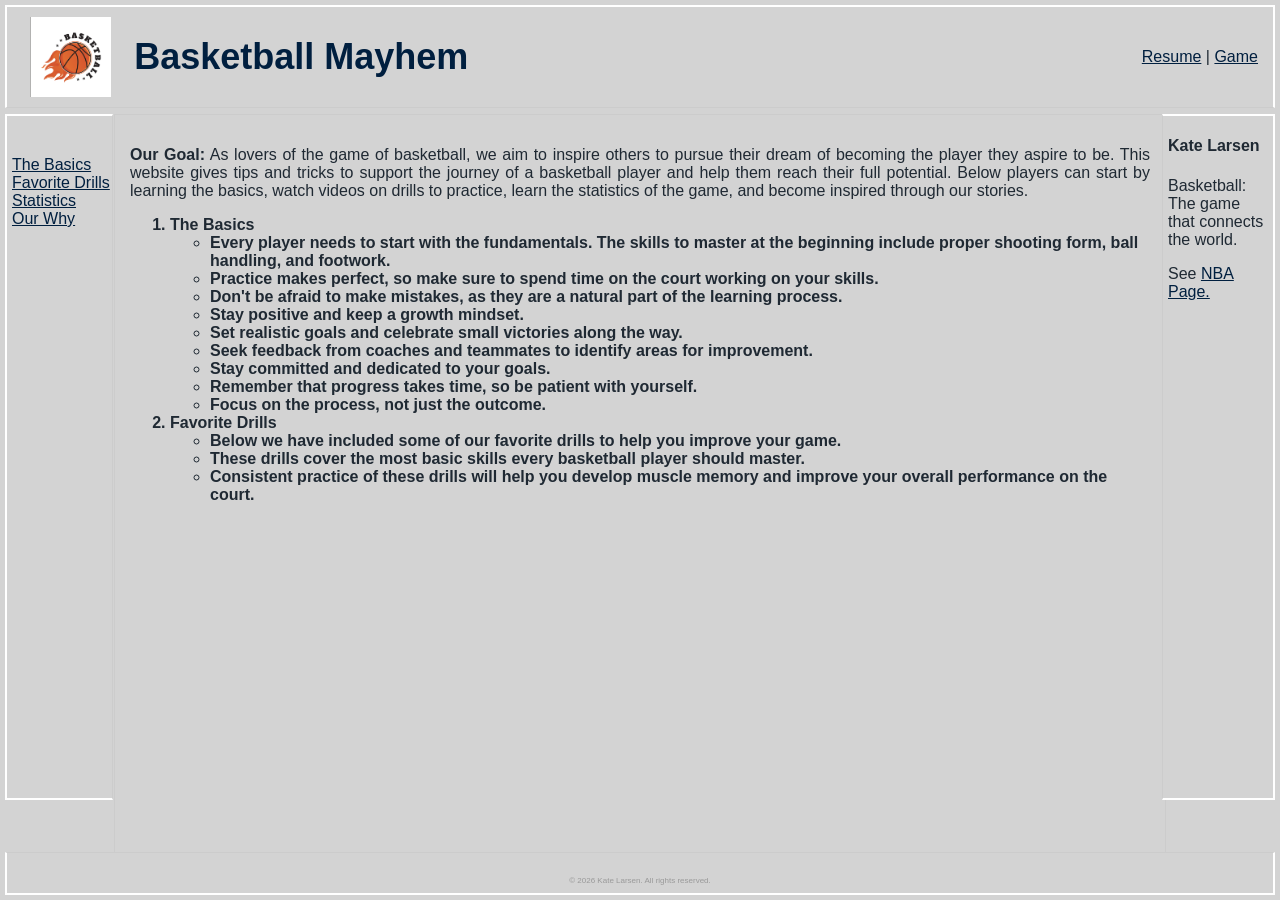
<file: index.html>
<!DOCTYPE html>
<html lang="en">
<head>
    <meta charset="UTF-8">
    <meta name="viewport" content="width=device-width, initial-scale=1.0">
    <title>Basketball Mayhem</title>
    <link rel="stylesheet" href="styles/indexstyles.css">
</head>
<body>
    <div class="common header">
        <img src="images/basketballlogo.png" height="80" alt="Basketball logo">
        <h1>Basketball Mayhem</h1>
        <span class="subheader">
            <a href="pages/resume.html">Resume</a> |
            <a href="pages/game.html">Game</a>
        </span>
    </div>

    <div class="common left-menu">
        <a href="#Where">The Basics</a><br>
        <a href="#What">Favorite Drills</a><br>
        <a href="#Stats">Statistics</a><br>
        <a href="#Why">Our Why</a>
    </div>

    <div class="common main-body">
        <p class="justify" id="top">
            <span class="bold">Our Goal:</span>
            As lovers of the game of basketball, we aim to inspire others to pursue their dream of becoming the player they aspire to be. This website gives tips and tricks to support the journey of a basketball player and help them reach their full potential. Below players can start by learning the basics, watch videos on drills to practice, learn the statistics of the game, and become inspired through our stories.
        </p>

        <ol>
            <li id="Where" class="bold">
                The Basics
                <ul>
                    <li>Every player needs to start with the fundamentals. The skills to master at the beginning include proper shooting form, ball handling, and footwork.</li>
                    <li>Practice makes perfect, so make sure to spend time on the court working on your skills.</li>
                    <li>Don't be afraid to make mistakes, as they are a natural part of the learning process.</li>
                    <li>Stay positive and keep a growth mindset.</li>
                    <li>Set realistic goals and celebrate small victories along the way.</li>
                    <li>Seek feedback from coaches and teammates to identify areas for improvement.</li>
                    <li>Stay committed and dedicated to your goals.</li>
                    <li>Remember that progress takes time, so be patient with yourself.</li>
                    <li>Focus on the process, not just the outcome.</li>
                </ul>
            </li>

            <li id="What" class="bold">
                Favorite Drills
                <ul>
                    <li>Below we have included some of our favorite drills to help you improve your game.</li>
                    <li>These drills cover the most basic skills every basketball player should master.</li>
                    <li>Consistent practice of these drills will help you develop muscle memory and improve your overall performance on the court.</li>
                </ul>
                <iframe width="560" height="315" src="https://www.youtube.com/embed/ynkhxHilaKA" title="Basketball drills video" frameborder="0" allow="accelerometer; autoplay; clipboard-write; encrypted-media; gyroscope; picture-in-picture; web-share" allowfullscreen></iframe>
            </li>

            <li id="Stats" class="bold">
                Statistics
                <ul>
                    <li>Here are some key statistics to remember as you are working on improving your game.</li>
                    <li>Track your progress and use the data to make informed decisions about your training such as these players did below!</li>
                    <li><a href="pages/tab.html" target="_blank" title="Player Statistics">View Player Statistics Tableau</a></li>
                </ul>
            </li>

            <li id="Why" class="bold">
                Our Why
                <ul>
                    <li>Since I started playing basketball, I have been passionate about helping others improve their game and reach their full potential.</li>
                    <li>I believe that basketball is not just a game, but a way of life that can teach valuable lessons about teamwork, perseverance, and dedication.</li>
                    <li>Through basketball, I have learned the importance of setting goals, working hard, and never giving up on your dreams.</li>
                    <li>My goal is to inspire others to pursue their dreams and become the best version of themselves, both on and off the court.</li>
                </ul>
            </li>
        </ol>

        <img src="images/ailee.png" width="200" height="150" alt="Basketball player Ailee">
        <img src="images/jump.png" width="200" height="150" alt="Basketball player jumping">

        <p><a href="#top">Back to Top</a></p>
    </div>

    <div class="common right-menu">
        <h4>Kate Larsen</h4>
        <p>Basketball: The game that connects the world.</p>
        <p>See <a href="https://www.nba.com/" target="_blank" title="NBA Homepage">NBA Page.</a></p>
    </div>

    <div class="common footer">
        <p>&copy; 2026 Kate Larsen. All rights reserved.</p>
    </div>
</body>
</html>
</file>
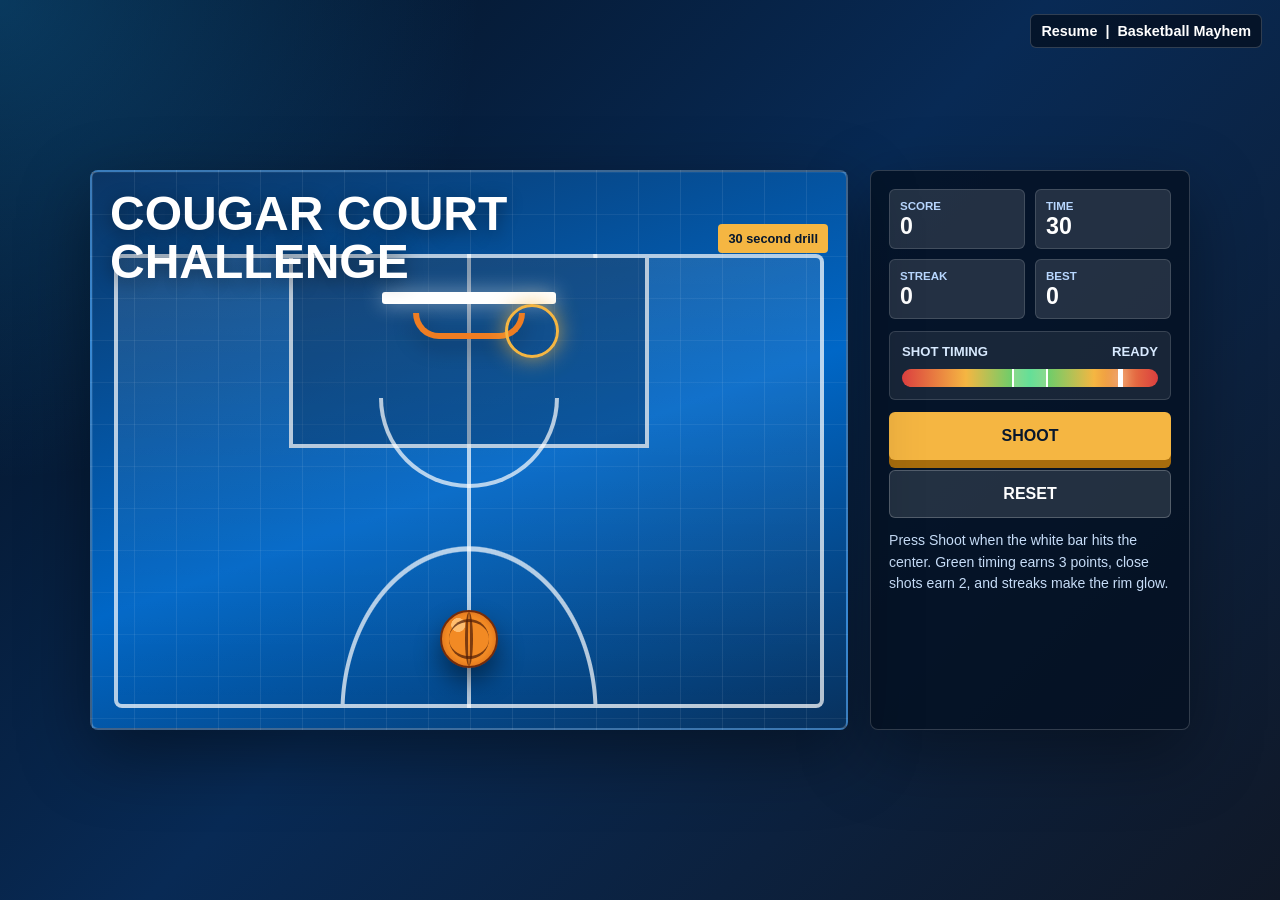
<file: pages/game.html>
<!DOCTYPE html>
<html lang="en">
<head>
<meta charset="UTF-8">
<meta name="viewport" content="width=device-width, initial-scale=1.0">
<title>Cougar Court Challenge</title>

<style>
    :root {
        --navy: #07172d;
        --blue: #0057b8;
        --electric: #16a4ff;
        --gold: #f5b642;
        --orange: #ef7d22;
        --paint: #123d73;
        --white: #ffffff;
        --glass: rgba(255, 255, 255, 0.12);
        --line: rgba(255, 255, 255, 0.7);
    }

    * {
        box-sizing: border-box;
    }

    body {
        margin: 0;
        min-height: 100vh;
        font-family: Arial, Helvetica, sans-serif;
        color: var(--white);
        background:
            radial-gradient(circle at top left, rgba(22, 164, 255, 0.28), transparent 30rem),
            linear-gradient(135deg, #041020 0%, #082a55 48%, #101827 100%);
        display: flex;
        align-items: center;
        justify-content: center;
        padding: 14px;
    }

    .page-links {
        position: fixed;
        top: 14px;
        right: 18px;
        z-index: 10;
        display: flex;
        gap: 8px;
        align-items: center;
        padding: 8px 10px;
        border-radius: 6px;
        background: rgba(4, 16, 32, 0.78);
        border: 1px solid rgba(255, 255, 255, 0.18);
        font-size: 0.9rem;
        font-weight: 700;
    }

    .page-links a {
        color: var(--white);
        text-decoration: none;
    }

    .page-links a:hover {
        color: var(--gold);
    }

    .game-shell {
        width: min(1100px, 100%);
        display: grid;
        grid-template-columns: 1fr 320px;
        gap: 22px;
        align-items: stretch;
    }

    .arena {
        position: relative;
        min-height: 560px;
        border: 2px solid rgba(255, 255, 255, 0.22);
        border-radius: 8px;
        overflow: hidden;
        background:
            linear-gradient(90deg, rgba(255,255,255,0.08) 1px, transparent 1px),
            linear-gradient(rgba(255,255,255,0.06) 1px, transparent 1px),
            linear-gradient(160deg, #0b3564, #0067c7 54%, #08315d);
        background-size: 42px 42px, 42px 42px, auto;
        box-shadow: 0 24px 70px rgba(0, 0, 0, 0.42);
    }

    .top-bar {
        position: absolute;
        z-index: 5;
        top: 18px;
        left: 18px;
        right: 18px;
        display: flex;
        justify-content: space-between;
        gap: 14px;
        align-items: center;
    }

    h1 {
        margin: 0;
        font-size: clamp(1.7rem, 4vw, 3rem);
        line-height: 1;
        text-transform: uppercase;
        letter-spacing: 0;
        text-shadow: 0 4px 18px rgba(0, 0, 0, 0.45);
    }

    .badge {
        color: var(--navy);
        background: var(--gold);
        border-radius: 4px;
        padding: 7px 10px;
        font-weight: 800;
        font-size: 0.8rem;
        white-space: nowrap;
    }

    .court {
        position: absolute;
        inset: 82px 22px 20px;
        border: 4px solid var(--line);
        border-radius: 8px;
        background:
            radial-gradient(ellipse at center 102%, transparent 0 25%, var(--line) 25.2% 25.8%, transparent 26%),
            linear-gradient(90deg, transparent 0 calc(50% - 2px), var(--line) calc(50% - 2px) calc(50% + 2px), transparent calc(50% + 2px)),
            linear-gradient(180deg, rgba(255,255,255,0.1), transparent);
    }

    .paint {
        position: absolute;
        left: 50%;
        top: 0;
        width: min(54%, 360px);
        height: 190px;
        transform: translateX(-50%);
        border: 4px solid var(--line);
        border-top: 0;
        background: rgba(3, 20, 45, 0.28);
    }

    .free-throw {
        position: absolute;
        left: 50%;
        top: 140px;
        width: 180px;
        height: 90px;
        transform: translateX(-50%);
        border: 4px solid var(--line);
        border-top: 0;
        border-radius: 0 0 100px 100px;
    }

    .backboard {
        position: absolute;
        left: 50%;
        top: 34px;
        width: 174px;
        height: 12px;
        transform: translateX(-50%);
        background: var(--white);
        border-radius: 3px;
        box-shadow: 0 0 20px rgba(255, 255, 255, 0.5);
    }

    .rim {
        position: absolute;
        left: 50%;
        top: 55px;
        width: 112px;
        height: 26px;
        transform: translateX(-50%);
        border: 6px solid var(--orange);
        border-top: 0;
        border-radius: 0 0 80px 80px;
        filter: drop-shadow(0 8px 10px rgba(0, 0, 0, 0.35));
    }

    .target {
        position: absolute;
        top: 46px;
        left: 50%;
        width: 54px;
        height: 54px;
        transform: translateX(-50%);
        border: 3px solid var(--gold);
        border-radius: 50%;
        box-shadow: 0 0 22px rgba(245, 182, 66, 0.7);
        pointer-events: none;
    }

    .ball {
        position: absolute;
        left: 50%;
        bottom: 36px;
        width: 58px;
        height: 58px;
        transform: translateX(-50%);
        border-radius: 50%;
        background:
            radial-gradient(circle at 30% 24%, #ffbd6f 0 12%, transparent 13%),
            radial-gradient(circle, #f28a24 0 58%, #c85d13 100%);
        border: 2px solid #742c0a;
        box-shadow: 0 14px 26px rgba(0, 0, 0, 0.45);
        transition: left 0.56s cubic-bezier(.2,.8,.2,1), bottom 0.56s cubic-bezier(.2,.8,.2,1), transform 0.56s;
        z-index: 3;
    }

    .ball::before,
    .ball::after {
        content: "";
        position: absolute;
        inset: 7px;
        border: 3px solid rgba(80, 30, 8, 0.72);
        border-left: 0;
        border-right: 0;
        border-radius: 50%;
    }

    .ball::after {
        inset: 0 23px;
        border: 0;
        border-left: 3px solid rgba(80, 30, 8, 0.72);
        border-right: 3px solid rgba(80, 30, 8, 0.72);
    }

    .shot-feedback {
        position: absolute;
        left: 50%;
        top: 48%;
        transform: translate(-50%, -50%) scale(0.9);
        font-size: clamp(2.2rem, 8vw, 5rem);
        font-weight: 900;
        color: var(--gold);
        opacity: 0;
        text-shadow: 0 8px 28px rgba(0, 0, 0, 0.5);
        pointer-events: none;
        z-index: 4;
    }

    .shot-feedback.show {
        animation: pop 0.72s ease;
    }

    .panel {
        border-radius: 8px;
        background: rgba(4, 16, 32, 0.78);
        border: 1px solid rgba(255, 255, 255, 0.18);
        box-shadow: 0 24px 70px rgba(0, 0, 0, 0.36);
        padding: 18px;
        display: flex;
        flex-direction: column;
        gap: 12px;
    }

    .stats {
        display: grid;
        grid-template-columns: 1fr 1fr;
        gap: 10px;
    }

    .stat {
        background: var(--glass);
        border: 1px solid rgba(255, 255, 255, 0.14);
        border-radius: 6px;
        padding: 10px;
    }

    .stat span {
        display: block;
        color: #b8d7ff;
        font-size: 0.72rem;
        text-transform: uppercase;
        font-weight: 700;
    }

    .stat strong {
        display: block;
        margin-top: 3px;
        font-size: 1.45rem;
        line-height: 1;
    }

    .meter-wrap {
        padding: 12px;
        border: 1px solid rgba(255,255,255,0.14);
        border-radius: 6px;
        background: rgba(255, 255, 255, 0.08);
    }

    .meter-label {
        display: flex;
        justify-content: space-between;
        margin-bottom: 10px;
        color: #d8eaff;
        font-weight: 700;
        font-size: 0.82rem;
        text-transform: uppercase;
    }

    .meter {
        position: relative;
        height: 18px;
        border-radius: 999px;
        overflow: hidden;
        background: linear-gradient(90deg, #db3f3f, var(--gold), #38d67a, var(--gold), #db3f3f);
    }

    .sweet-spot {
        position: absolute;
        left: 43%;
        width: 14%;
        top: 0;
        bottom: 0;
        border-left: 2px solid var(--white);
        border-right: 2px solid var(--white);
        background: rgba(255, 255, 255, 0.22);
    }

    .needle {
        position: absolute;
        top: -5px;
        left: 0;
        width: 5px;
        height: 28px;
        border-radius: 3px;
        background: var(--white);
        box-shadow: 0 0 14px rgba(255,255,255,0.8);
    }

    .controls {
        display: grid;
        gap: 10px;
    }

    button {
        border: 0;
        border-radius: 6px;
        min-height: 48px;
        cursor: pointer;
        font-size: 1rem;
        font-weight: 900;
        text-transform: uppercase;
        color: var(--navy);
        background: var(--gold);
        box-shadow: 0 8px 0 #a86d0d;
        transition: transform 0.14s ease, box-shadow 0.14s ease, filter 0.14s ease;
    }

    button:hover {
        filter: brightness(1.08);
    }

    button:active {
        transform: translateY(5px);
        box-shadow: 0 3px 0 #a86d0d;
    }

    button.secondary {
        color: var(--white);
        background: rgba(255,255,255,0.12);
        box-shadow: inset 0 0 0 1px rgba(255,255,255,0.22);
    }

    .tip {
        margin: 0;
        color: #c6dcf7;
        line-height: 1.5;
        font-size: 0.88rem;
    }

    .spark {
        position: absolute;
        width: 8px;
        height: 8px;
        border-radius: 50%;
        background: var(--gold);
        opacity: 0;
        pointer-events: none;
    }

    @keyframes pop {
        0% { opacity: 0; transform: translate(-50%, -50%) scale(0.7); }
        22% { opacity: 1; transform: translate(-50%, -50%) scale(1.05); }
        100% { opacity: 0; transform: translate(-50%, -90%) scale(1); }
    }

    @keyframes spark {
        0% { opacity: 1; transform: translate(0, 0) scale(1); }
        100% { opacity: 0; transform: translate(var(--x), var(--y)) scale(0); }
    }

    @media (max-width: 860px) {
        body {
            padding: 12px;
            align-items: stretch;
        }

        .game-shell {
            grid-template-columns: 1fr;
        }

        .arena {
            min-height: 500px;
        }

        .panel {
            order: -1;
        }
    }

    @media (max-width: 520px) {
        .top-bar {
            align-items: flex-start;
            flex-direction: column;
        }

        .court {
            inset: 112px 14px 16px;
        }

        .stats {
            grid-template-columns: 1fr 1fr;
        }
    }
</style>
</head>

<body>
<nav class="page-links" id="top">
    <a href="resume.html">Resume</a>
    <span>|</span>
    <a href="../index.html">Basketball Mayhem</a>
</nav>

<main class="game-shell">
    <section class="arena" aria-label="Basketball court">
        <div class="top-bar">
            <h1>Cougar Court Challenge</h1>
            <div class="badge">30 second drill</div>
        </div>

        <div class="court">
            <div class="paint"></div>
            <div class="free-throw"></div>
            <div class="backboard"></div>
            <div class="rim"></div>
            <div class="target" id="target"></div>
            <div class="ball" id="ball"></div>
        </div>

        <div class="shot-feedback" id="feedback">Splash!</div>
    </section>

    <aside class="panel">
        <div class="stats">
            <div class="stat">
                <span>Score</span>
                <strong id="score">0</strong>
            </div>
            <div class="stat">
                <span>Time</span>
                <strong id="time">30</strong>
            </div>
            <div class="stat">
                <span>Streak</span>
                <strong id="streak">0</strong>
            </div>
            <div class="stat">
                <span>Best</span>
                <strong id="best">0</strong>
            </div>
        </div>

        <div class="meter-wrap">
            <div class="meter-label">
                <span>Shot timing</span>
                <span id="accuracy">Ready</span>
            </div>
            <div class="meter" id="meter">
                <div class="sweet-spot"></div>
                <div class="needle" id="needle"></div>
            </div>
        </div>

        <div class="controls">
            <button id="shootButton">Shoot</button>
            <button class="secondary" id="resetButton">Reset</button>
        </div>

        <p class="tip">Press Shoot when the white bar hits the center. Green timing earns 3 points, close shots earn 2, and streaks make the rim glow.</p>
    </aside>
</main>

<script>
    const ball = document.getElementById("ball");
    const target = document.getElementById("target");
    const feedback = document.getElementById("feedback");
    const needle = document.getElementById("needle");
    const meter = document.getElementById("meter");
    const scoreEl = document.getElementById("score");
    const timeEl = document.getElementById("time");
    const streakEl = document.getElementById("streak");
    const bestEl = document.getElementById("best");
    const accuracyEl = document.getElementById("accuracy");
    const shootButton = document.getElementById("shootButton");
    const resetButton = document.getElementById("resetButton");

    let score = 0;
    let streak = 0;
    let best = Number(localStorage.getItem("cougarCourtBest")) || 0;
    let time = 30;
    let playing = false;
    let shotLocked = false;
    let meterPosition = 0;
    let meterDirection = 1;
    let meterSpeed = 1.7;
    let targetDirection = 1;
    let targetPosition = 50;
    let timer;

    bestEl.textContent = best;

    function startGame() {
        if (playing) return;
        playing = true;
        timer = setInterval(() => {
            time--;
            timeEl.textContent = time;
            if (time <= 0) endGame();
        }, 1000);
    }

    function endGame() {
        playing = false;
        clearInterval(timer);
        shootButton.textContent = "Play Again";
        accuracyEl.textContent = "Buzzer";
        if (score > best) {
            best = score;
            localStorage.setItem("cougarCourtBest", best);
            bestEl.textContent = best;
        }
    }

    function resetGame() {
        clearInterval(timer);
        score = 0;
        streak = 0;
        time = 30;
        playing = false;
        shotLocked = false;
        meterSpeed = 1.7;
        scoreEl.textContent = score;
        streakEl.textContent = streak;
        timeEl.textContent = time;
        accuracyEl.textContent = "Ready";
        shootButton.textContent = "Shoot";
        ball.style.left = "50%";
        ball.style.bottom = "36px";
        ball.style.transform = "translateX(-50%) rotate(0deg)";
    }

    function animate() {
        meterPosition += meterDirection * meterSpeed;
        if (meterPosition >= 100 || meterPosition <= 0) {
            meterDirection *= -1;
            meterPosition = Math.max(0, Math.min(100, meterPosition));
        }
        needle.style.left = `calc(${meterPosition}% - 2px)`;

        targetPosition += targetDirection * 0.18;
        if (targetPosition >= 61 || targetPosition <= 39) targetDirection *= -1;
        target.style.left = `${targetPosition}%`;

        requestAnimationFrame(animate);
    }

    function shoot() {
        if (!playing && time <= 0) {
            resetGame();
            startGame();
        } else {
            startGame();
        }

        if (shotLocked || !playing) return;
        shotLocked = true;

        const distance = Math.abs(meterPosition - 50);
        const perfect = distance <= 7;
        const good = distance <= 17;
        const points = perfect ? 3 : good ? 2 : 0;
        const finalLeft = good ? targetPosition : targetPosition + (meterPosition < 50 ? -13 : 13);

        ball.style.left = `${finalLeft}%`;
        ball.style.bottom = "365px";
        ball.style.transform = "translateX(-50%) rotate(420deg) scale(0.82)";

        setTimeout(() => {
            if (points > 0) {
                score += points;
                streak++;
                meterSpeed = Math.min(3.2, meterSpeed + 0.08);
                showFeedback(perfect ? "Splash!" : "+2");
                burst();
            } else {
                streak = 0;
                showFeedback("Rimmed out");
            }

            scoreEl.textContent = score;
            streakEl.textContent = streak;
            accuracyEl.textContent = perfect ? "Perfect" : good ? "Good" : "Late";

            ball.style.left = "50%";
            ball.style.bottom = "36px";
            ball.style.transform = "translateX(-50%) rotate(0deg)";

            setTimeout(() => {
                shotLocked = false;
            }, 260);
        }, 590);
    }

    function showFeedback(text) {
        feedback.textContent = text;
        feedback.classList.remove("show");
        void feedback.offsetWidth;
        feedback.classList.add("show");
    }

    function burst() {
        const court = document.querySelector(".court");
        for (let i = 0; i < 14; i++) {
            const spark = document.createElement("span");
            spark.className = "spark";
            spark.style.left = `${targetPosition}%`;
            spark.style.top = "70px";
            spark.style.setProperty("--x", `${Math.cos(i) * 95}px`);
            spark.style.setProperty("--y", `${Math.sin(i) * 70}px`);
            spark.style.animation = "spark 620ms ease-out forwards";
            court.appendChild(spark);
            setTimeout(() => spark.remove(), 650);
        }
    }

    shootButton.addEventListener("click", shoot);
    resetButton.addEventListener("click", resetGame);
    window.addEventListener("keydown", (event) => {
        if (event.code === "Space") {
            event.preventDefault();
            shoot();
        }
    });

    animate();
</script>
</body>
</html>
</file>
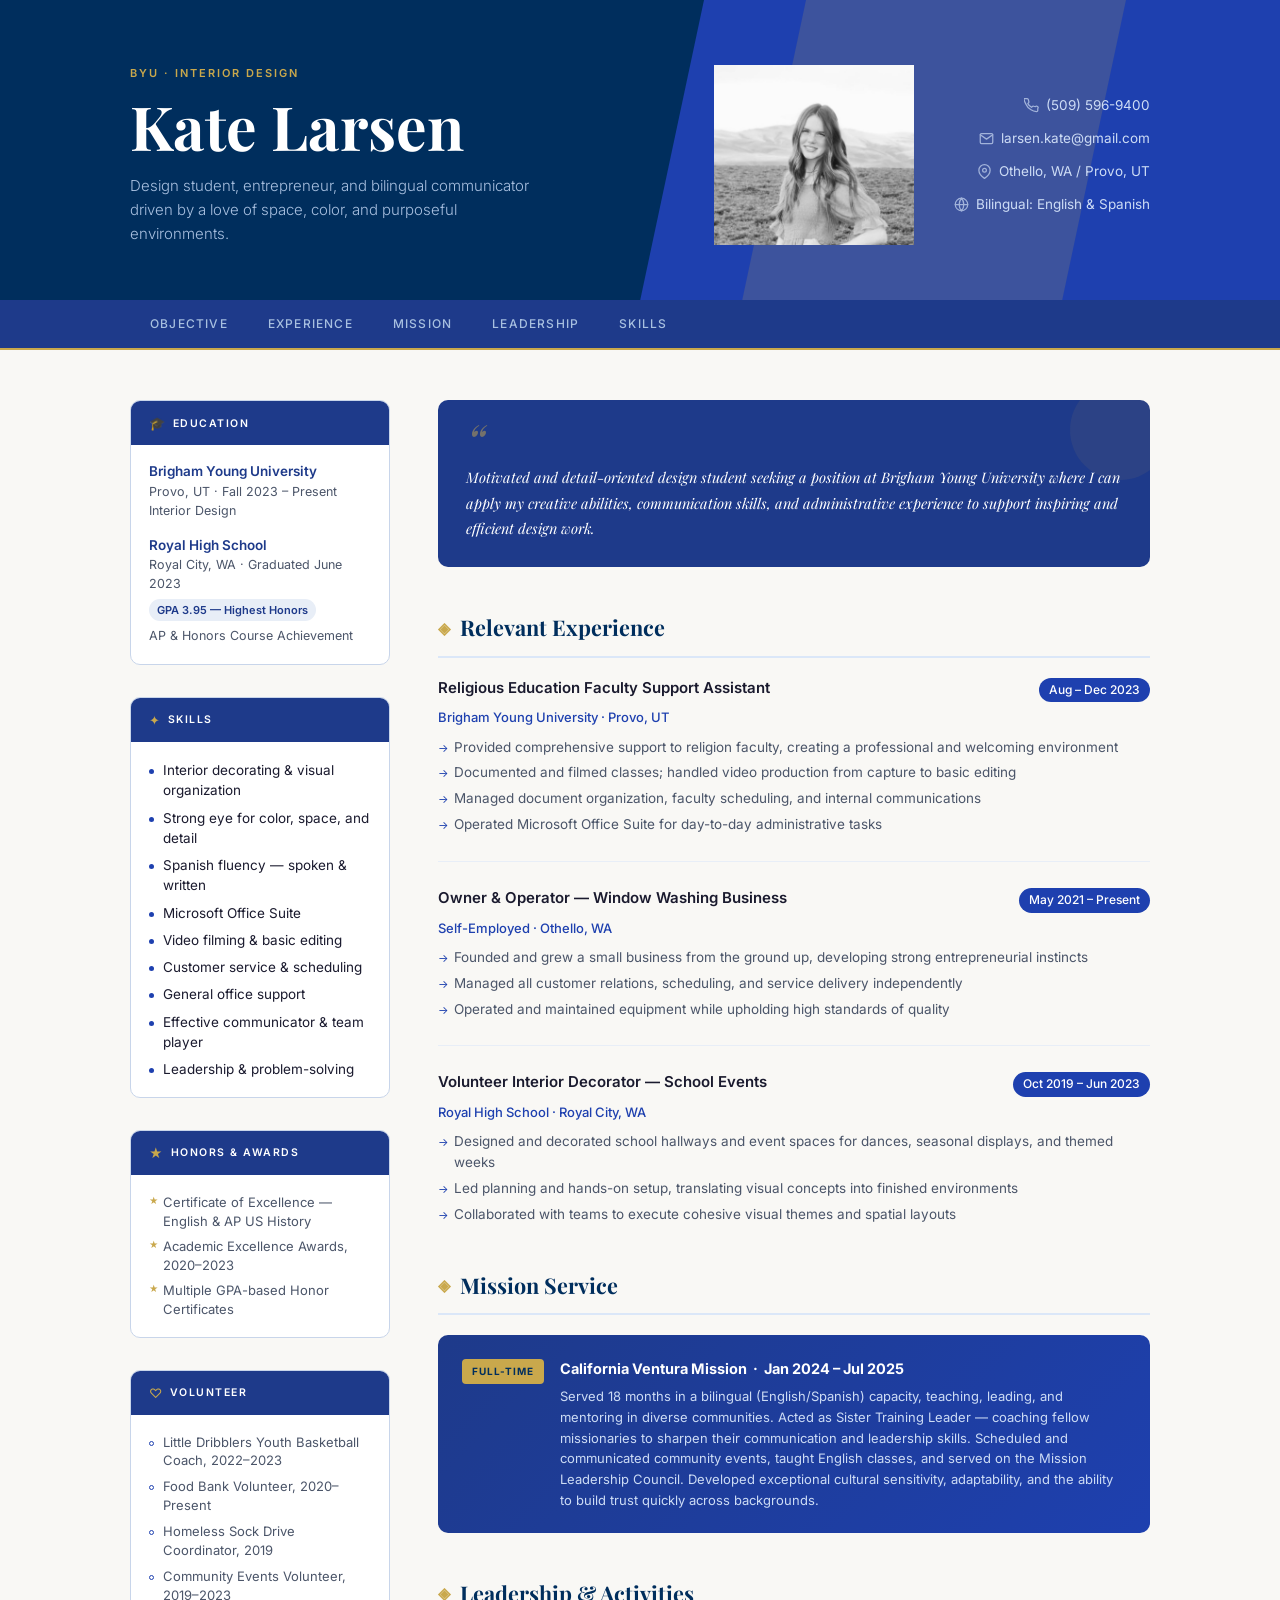
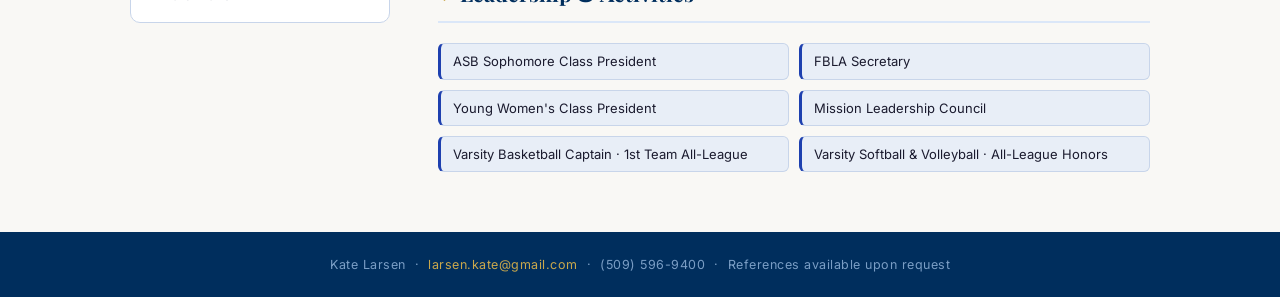
<file: pages/resume.html>
<!DOCTYPE html>
<html lang="en">
<head>
  <meta charset="UTF-8" />
  <meta name="viewport" content="width=device-width, initial-scale=1.0" />
  <title>Kate Larsen – Interior Design Portfolio</title>
  <link rel="stylesheet" href="../styles/resumestyles.css" />
</head>
<body>

  <!-- ══════════════════ HERO ══════════════════ -->
  <header class="hero">
    <div class="hero-inner">
      <div class="hero-text">
        <p class="hero-eyebrow">BYU · Interior Design</p>
        <h1 class="hero-name">Kate Larsen</h1>
        <p class="hero-tagline">
          Design student, entrepreneur, and bilingual communicator
          driven by a love of space, color, and purposeful environments.
        </p>
      </div>
      <img src="../images/katepic.jpeg" alt="Kate Larsen" class="hero-image" width="200px"/>
      <div class="hero-contact">
        <a href="tel:5095969400">
          <svg class="contact-icon" viewBox="0 0 24 24" fill="none" stroke="currentColor" stroke-width="2" stroke-linecap="round" stroke-linejoin="round">
            <path d="M22 16.92v3a2 2 0 01-2.18 2 19.79 19.79 0 01-8.63-3.07A19.5 19.5 0 013.07 9.81a19.79 19.79 0 01-3.07-8.67A2 2 0 012 1h3a2 2 0 012 1.72c.127.96.361 1.903.7 2.81a2 2 0 01-.45 2.11L6.09 8.91a16 16 0 006 6l1.27-1.27a2 2 0 012.11-.45c.907.339 1.85.573 2.81.7A2 2 0 0122 16.92z"/>
          </svg>
          (509) 596-9400
        </a>
        <a href="mailto:larsen.kate@gmail.com">
          <svg class="contact-icon" viewBox="0 0 24 24" fill="none" stroke="currentColor" stroke-width="2" stroke-linecap="round" stroke-linejoin="round">
            <path d="M4 4h16c1.1 0 2 .9 2 2v12c0 1.1-.9 2-2 2H4c-1.1 0-2-.9-2-2V6c0-1.1.9-2 2-2z"/><polyline points="22,6 12,13 2,6"/>
          </svg>
          larsen.kate@gmail.com
        </a>
        <span>
          <svg class="contact-icon" viewBox="0 0 24 24" fill="none" stroke="currentColor" stroke-width="2" stroke-linecap="round" stroke-linejoin="round">
            <path d="M21 10c0 7-9 13-9 13s-9-6-9-13a9 9 0 0118 0z"/><circle cx="12" cy="10" r="3"/>
          </svg>
          Othello, WA / Provo, UT
        </span>
        <span>
          <svg class="contact-icon" viewBox="0 0 24 24" fill="none" stroke="currentColor" stroke-width="2" stroke-linecap="round" stroke-linejoin="round">
            <circle cx="12" cy="12" r="10"/><path d="M2 12h20M12 2a15.3 15.3 0 010 20M12 2a15.3 15.3 0 000 20"/>
          </svg>
          Bilingual: English &amp; Spanish
        </span>
      </div>
    </div>
  </header>

  <!-- ══════════════════ NAV ══════════════════ -->
  <nav class="nav-bar" aria-label="Page sections">
    <div class="nav-inner">
      <a href="#objective">Objective</a>
      <a href="#experience">Experience</a>
      <a href="#mission">Mission</a>
      <a href="#leadership">Leadership</a>
      <a href="#skills">Skills</a>
    </div>
  </nav>

  <!-- ══════════════════ BODY ══════════════════ -->
  <div class="page-wrap">

    <!-- ── SIDEBAR ── -->
    <aside class="sidebar">

      <!-- Education -->
      <div class="card" id="education">
        <div class="card-header">
          <span class="card-header-icon">🎓</span>
          <h3>Education</h3>
        </div>
        <div class="card-body">
          <div class="edu-entry">
            <p class="edu-school">Brigham Young University</p>
            <p class="edu-detail">Provo, UT · Fall 2023 – Present<br>Interior Design</p>
          </div>
          <div class="edu-entry">
            <p class="edu-school">Royal High School</p>
            <p class="edu-detail">Royal City, WA · Graduated June 2023</p>
            <span class="edu-gpa">GPA 3.95 — Highest Honors</span>
            <p class="edu-detail" style="margin-top:6px;">AP &amp; Honors Course Achievement</p>
          </div>
        </div>
      </div>

      <!-- Skills -->
      <div class="card" id="skills">
        <div class="card-header">
          <span class="card-header-icon">✦</span>
          <h3>Skills</h3>
        </div>
        <div class="card-body">
          <ul class="skill-list">
            <li>Interior decorating &amp; visual organization</li>
            <li>Strong eye for color, space, and detail</li>
            <li>Spanish fluency — spoken &amp; written</li>
            <li>Microsoft Office Suite</li>
            <li>Video filming &amp; basic editing</li>
            <li>Customer service &amp; scheduling</li>
            <li>General office support</li>
            <li>Effective communicator &amp; team player</li>
            <li>Leadership &amp; problem-solving</li>
          </ul>
        </div>
      </div>

      <!-- Honors & Awards -->
      <div class="card">
        <div class="card-header">
          <span class="card-header-icon">★</span>
          <h3>Honors &amp; Awards</h3>
        </div>
        <div class="card-body">
          <ul class="honor-list">
            <li>Certificate of Excellence — English &amp; AP US History</li>
            <li>Academic Excellence Awards, 2020–2023</li>
            <li>Multiple GPA-based Honor Certificates</li>
          </ul>
        </div>
      </div>

      <!-- Volunteer -->
      <div class="card">
        <div class="card-header">
          <span class="card-header-icon">♡</span>
          <h3>Volunteer</h3>
        </div>
        <div class="card-body">
          <ul class="vol-list">
            <li>Little Dribblers Youth Basketball Coach, 2022–2023</li>
            <li>Food Bank Volunteer, 2020–Present</li>
            <li>Homeless Sock Drive Coordinator, 2019</li>
            <li>Community Events Volunteer, 2019–2023</li>
          </ul>
        </div>
      </div>

    </aside>

    <!-- ── MAIN ── -->
    <main class="main-content">

      <!-- Objective -->
      <section class="section" id="objective">
        <div class="objective-box">
          <p>
            Motivated and detail-oriented design student seeking a position at Brigham Young University where I can apply
            my creative abilities, communication skills, and administrative experience to support inspiring
            and efficient design work.
          </p>
        </div>
      </section>

      <!-- Relevant Experience -->
      <section class="section" id="experience">
        <h2 class="section-title">
          <span class="section-title-icon">◈</span>
          Relevant Experience
        </h2>

        <div class="exp-entry">
          <div class="exp-header">
            <p class="exp-title">Religious Education Faculty Support Assistant</p>
            <span class="exp-date">Aug – Dec 2023</span>
          </div>
          <p class="exp-org">Brigham Young University · Provo, UT</p>
          <ul class="exp-bullets">
            <li>Provided comprehensive support to religion faculty, creating a professional and welcoming environment</li>
            <li>Documented and filmed classes; handled video production from capture to basic editing</li>
            <li>Managed document organization, faculty scheduling, and internal communications</li>
            <li>Operated Microsoft Office Suite for day-to-day administrative tasks</li>
          </ul>
        </div>

        <div class="exp-entry">
          <div class="exp-header">
            <p class="exp-title">Owner &amp; Operator — Window Washing Business</p>
            <span class="exp-date">May 2021 – Present</span>
          </div>
          <p class="exp-org">Self-Employed · Othello, WA</p>
          <ul class="exp-bullets">
            <li>Founded and grew a small business from the ground up, developing strong entrepreneurial instincts</li>
            <li>Managed all customer relations, scheduling, and service delivery independently</li>
            <li>Operated and maintained equipment while upholding high standards of quality</li>
          </ul>
        </div>

        <div class="exp-entry">
          <div class="exp-header">
            <p class="exp-title">Volunteer Interior Decorator — School Events</p>
            <span class="exp-date">Oct 2019 – Jun 2023</span>
          </div>
          <p class="exp-org">Royal High School · Royal City, WA</p>
          <ul class="exp-bullets">
            <li>Designed and decorated school hallways and event spaces for dances, seasonal displays, and themed weeks</li>
            <li>Led planning and hands-on setup, translating visual concepts into finished environments</li>
            <li>Collaborated with teams to execute cohesive visual themes and spatial layouts</li>
          </ul>
        </div>

      </section>

      <!-- Mission Service -->
      <section class="section" id="mission">
        <h2 class="section-title">
          <span class="section-title-icon">◈</span>
          Mission Service
        </h2>

        <div class="mission-callout">
          <span class="mission-badge">Full-Time</span>
          <div class="mission-text">
            <strong>California Ventura Mission &nbsp;·&nbsp; Jan 2024 – Jul 2025</strong>
            <p>
              Served 18 months in a bilingual (English/Spanish) capacity, teaching, leading, and mentoring in diverse communities.
              Acted as Sister Training Leader — coaching fellow missionaries to sharpen their communication and leadership skills.
              Scheduled and communicated community events, taught English classes, and served on the Mission Leadership Council.
              Developed exceptional cultural sensitivity, adaptability, and the ability to build trust quickly across backgrounds.
            </p>
          </div>
        </div>
      </section>

      <!-- Leadership & Activities -->
      <section class="section" id="leadership">
        <h2 class="section-title">
          <span class="section-title-icon">◈</span>
          Leadership &amp; Activities
        </h2>

        <div class="leadership-grid">
          <div class="leadership-chip">ASB Sophomore Class President</div>
          <div class="leadership-chip">FBLA Secretary</div>
          <div class="leadership-chip">Young Women's Class President</div>
          <div class="leadership-chip">Mission Leadership Council</div>
          <div class="leadership-chip">Varsity Basketball Captain · 1st Team All-League</div>
          <div class="leadership-chip">Varsity Softball &amp; Volleyball · All-League Honors</div>
        </div>
      </section>

    </main>
  </div>

  <!-- ══════════════════ FOOTER ══════════════════ -->
  <footer>
    <p>Kate Larsen &nbsp;·&nbsp; <span>larsen.kate@gmail.com</span> &nbsp;·&nbsp; (509) 596-9400 &nbsp;·&nbsp; References available upon request</p>
  </footer>

</body>
</html>
</file>
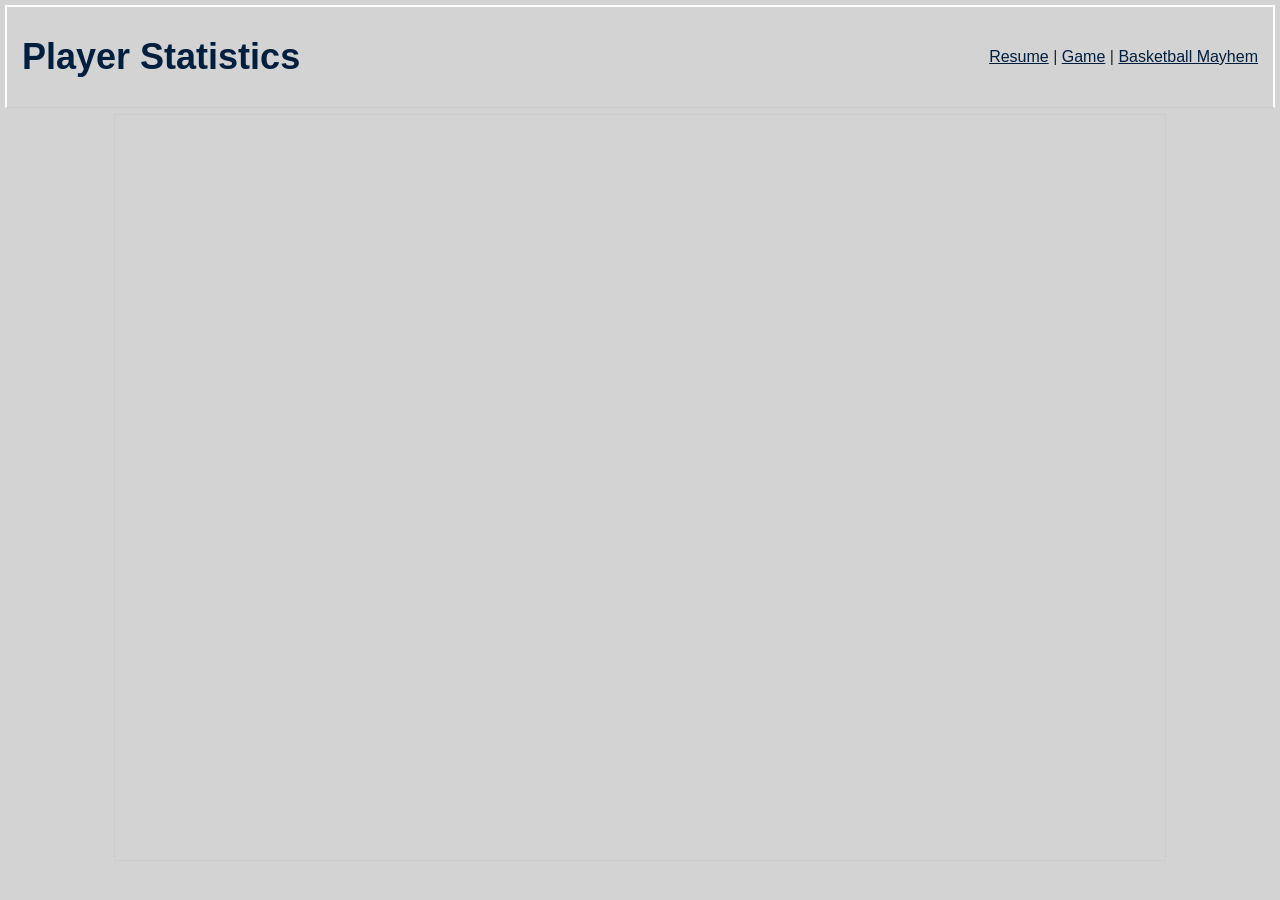
<file: pages/tab.html>
<!DOCTYPE html>
<html lang="en">
<head>
    <meta charset="UTF-8">
    <meta name="viewport" content="width=device-width, initial-scale=1.0">
    <title>Player Statistics</title>
    <link rel="stylesheet" href="../styles/indexstyles.css">
</head>
<body>
    <div class="common header" id="top">
        <h1>Player Statistics</h1>
        <span class="subheader">
            <a href="resume.html">Resume</a> |
            <a href="game.html">Game</a> |
            <a href="../index.html">Basketball Mayhem</a>
        </span>
    </div>

    <div class="common main-body">
        <div class="tableauPlaceholder" id="viz1781555453433" style="position: relative">
            <noscript>
                <a href="#">
                    <img alt="Player Info Dashboard" src="https://public.tableau.com/static/images/Sa/SaturdayBallDashboard_17815552902810/PlayerInfoDashboard/1_rss.png" style="border: none">
                </a>
            </noscript>
            <object class="tableauViz" style="display:none;">
                <param name="host_url" value="https%3A%2F%2Fpublic.tableau.com%2F">
                <param name="embed_code_version" value="3">
                <param name="site_root" value="">
                <param name="name" value="SaturdayBallDashboard_17815552902810/PlayerInfoDashboard">
                <param name="tabs" value="no">
                <param name="toolbar" value="yes">
                <param name="static_image" value="https://public.tableau.com/static/images/Sa/SaturdayBallDashboard_17815552902810/PlayerInfoDashboard/1.png">
                <param name="animate_transition" value="yes">
                <param name="display_static_image" value="yes">
                <param name="display_spinner" value="yes">
                <param name="display_overlay" value="yes">
                <param name="display_count" value="yes">
                <param name="language" value="en-US">
                <param name="filter" value="publish=yes">
            </object>
        </div>
    </div>

    <script>
        var divElement = document.getElementById('viz1781555453433');
        var vizElement = divElement.getElementsByTagName('object')[0];

        if (divElement.offsetWidth > 800) {
            vizElement.style.width = '1366px';
            vizElement.style.height = '795px';
        } else if (divElement.offsetWidth > 500) {
            vizElement.style.width = '1366px';
            vizElement.style.height = '795px';
        } else {
            vizElement.style.width = '100%';
            vizElement.style.height = '3077px';
        }

        var scriptElement = document.createElement('script');
        scriptElement.src = 'https://public.tableau.com/javascripts/api/viz_v1.js';
        vizElement.parentNode.insertBefore(scriptElement, vizElement);
    </script>
</body>
</html>
</file>
<file: styles/indexstyles.css>
body {
    background-color: lightgray;
    font-family: Verdana, Geneva, Tahoma, sans-serif;
    color: #1f2933;
}

h1 {
    color: #001f3f;
    font-weight: bold;
    font-size: 36px;
    margin: 0;
    line-height: 80px;
}

.bold {
    font-weight: bold;
}

.justify {
    text-align: justify;
}

a {
    color: #001f3f;
}

a:hover {
    color: #0b4f8a;
}

img {
    margin: 8px;
}

iframe {
    max-width: 100%;
    margin: 10px 0 20px;
}

.common {
    background-color: lightgray;
    border: 2px solid white; 
    position:absolute; 
}
.header {
    top: 5px;
    left: 5px;
    right: 5px;
    height: 100px;
    z-index: 2;
    border-bottom: solid 1px #ccc;
    display: flex;
    align-items: center;
    gap: 15px;
    padding: 0 15px;
}

.left-menu {
    top: 114px;
    left: 5px;
    bottom: 100px;
    width: 100px;
    z-index: 1;
    padding-top:40px;
    padding-left: 5px;
    border-right: solid 1px #ccc;
}

.main-body {
    top: 114px;
    left: 114px;
    right: 114px;
    bottom: 39px;
    border: solid 1px #ccc;
    padding: 15px;
    overflow: auto;
}

.right-menu {
    top: 114px;
    right: 5px;
    bottom: 100px;
    width: 100px;
    border-left: solid 1px #ccc;
    padding-left: 5px;
    padding-right: 5px;
}

.footer {
    bottom: 5px;
    left: 5px;
    right: 5px;
    height: 25px;
    font-size: 8px;
    color:#999999; 
    text-align: center;
    padding-top: 15px;
    position: fixed;
    border-top: solid 1px #ccc;
}   
.subheader {
    margin-left: auto;
}
</file>
<file: styles/resumestyles.css>
/* ============================================
   Kate Larsen – Portfolio CSS
   Design: Royal Blue / BYU-inspired
   ============================================ */

@import url('https://fonts.googleapis.com/css2?family=Playfair+Display:ital,wght@0,400;0,700;1,400&family=Inter:wght@300;400;500;600&display=swap');

/* ── Reset & Base ── */
*, *::before, *::after { box-sizing: border-box; margin: 0; padding: 0; }

:root {
  --royal:      #1e40af;
  --royal-dark: #1e3a8a;
  --byu-navy:   #002e5d;
  --gold:       #c9a84c;
  --cream:      #f9f8f5;
  --blue-pale:  #e8eef7;
  --blue-mid:   #dbe7f8;
  --text:       #1a1a2e;
  --text-muted: #4b5569;
  --white:      #ffffff;
  --rule:       #c8d5ea;
}

html { scroll-behavior: smooth; }

body {
  font-family: 'Inter', sans-serif;
  font-size: 15px;
  color: var(--text);
  background: var(--cream);
  line-height: 1.7;
}

/* ── HERO ── */
.hero {
  background: var(--byu-navy);
  position: relative;
  overflow: hidden;
  padding: 0;
  min-height: 300px;
  display: flex;
  align-items: stretch;
}

/* Diagonal accent band */
.hero::before {
  content: '';
  position: absolute;
  top: 0; left: 55%;
  width: 80%;
  height: 100%;
  background: var(--royal);
  transform: skewX(-12deg);
  transform-origin: top right;
  z-index: 0;
}

.hero::after {
  content: '';
  position: absolute;
  top: 0; left: 63%;
  width: 25%;
  height: 100%;
  background: var(--gold);
  opacity: 0.18;
  transform: skewX(-12deg);
  transform-origin: top right;
  z-index: 1;
}

.hero-inner {
  position: relative;
  z-index: 2;
  max-width: 1100px;
  margin: 0 auto;
  padding: 60px 40px 50px;
  display: flex;
  align-items: center;
  justify-content: space-between;
  width: 100%;
  gap: 40px;
}

.hero-text {
  flex: 1;
}

.hero-eyebrow {
  font-family: 'Inter', sans-serif;
  font-size: 11px;
  font-weight: 600;
  letter-spacing: 0.18em;
  text-transform: uppercase;
  color: var(--gold);
  margin-bottom: 10px;
}

.hero-name {
  font-family: 'Playfair Display', serif;
  font-size: clamp(2.6rem, 5vw, 3.8rem);
  font-weight: 700;
  color: var(--white);
  line-height: 1.1;
  margin-bottom: 14px;
}

.hero-tagline {
  font-size: 15px;
  font-weight: 300;
  color: #a8c0e0;
  max-width: 420px;
  line-height: 1.6;
}

.hero-contact {
  display: flex;
  flex-direction: column;
  gap: 10px;
  align-items: flex-end;
  flex-shrink: 0;
}

.hero-contact a,
.hero-contact span {
  color: #cddcf5;
  font-size: 13.5px;
  font-weight: 400;
  text-decoration: none;
  display: flex;
  align-items: center;
  gap: 7px;
  transition: color 0.2s;
}

.hero-contact a:hover { color: var(--gold); }

.contact-icon {
  width: 15px;
  height: 15px;
  opacity: 0.7;
  flex-shrink: 0;
}

/* ── NAV BAR ── */
.nav-bar {
  background: var(--royal-dark);
  border-bottom: 2px solid var(--gold);
  position: sticky;
  top: 0;
  z-index: 100;
}

.nav-inner {
  max-width: 1100px;
  margin: 0 auto;
  padding: 0 40px;
  display: flex;
  gap: 0;
}

.nav-inner a {
  color: #a8c0e0;
  text-decoration: none;
  font-size: 12px;
  font-weight: 500;
  letter-spacing: 0.1em;
  text-transform: uppercase;
  padding: 14px 20px;
  display: block;
  transition: color 0.2s, background 0.2s;
}

.nav-inner a:hover {
  color: var(--white);
  background: rgba(255,255,255,0.07);
}

/* ── MAIN LAYOUT ── */
.page-wrap {
  max-width: 1100px;
  margin: 0 auto;
  padding: 50px 40px 60px;
  display: grid;
  grid-template-columns: 260px 1fr;
  gap: 48px;
  align-items: start;
}

/* ── SIDEBAR ── */
.sidebar { display: flex; flex-direction: column; gap: 32px; }

.card {
  background: var(--white);
  border-radius: 10px;
  border: 1px solid var(--rule);
  overflow: hidden;
}

.card-header {
  background: var(--royal-dark);
  padding: 11px 18px;
  display: flex;
  align-items: center;
  gap: 8px;
}

.card-header h3 {
  font-family: 'Inter', sans-serif;
  font-size: 10.5px;
  font-weight: 600;
  letter-spacing: 0.14em;
  text-transform: uppercase;
  color: var(--white);
}

.card-header-icon {
  color: var(--gold);
  font-size: 13px;
}

.card-body { padding: 18px; }

/* Skills list */
.skill-list { list-style: none; display: flex; flex-direction: column; gap: 7px; }
.skill-list li {
  font-size: 13.5px;
  color: var(--text);
  padding-left: 14px;
  position: relative;
  line-height: 1.5;
}
.skill-list li::before {
  content: '';
  position: absolute;
  left: 0; top: 9px;
  width: 5px; height: 5px;
  background: var(--royal);
  border-radius: 50%;
}

/* Education card */
.edu-entry { margin-bottom: 16px; }
.edu-entry:last-child { margin-bottom: 0; }
.edu-school {
  font-weight: 600;
  font-size: 13.5px;
  color: var(--royal-dark);
  line-height: 1.3;
}
.edu-detail {
  font-size: 12.5px;
  color: var(--text-muted);
  margin-top: 2px;
  line-height: 1.5;
}
.edu-gpa {
  display: inline-block;
  margin-top: 5px;
  background: var(--blue-pale);
  color: var(--royal-dark);
  font-size: 11px;
  font-weight: 600;
  padding: 2px 8px;
  border-radius: 20px;
}

/* Honors */
.honor-list { list-style: none; display: flex; flex-direction: column; gap: 6px; }
.honor-list li {
  font-size: 13px;
  color: var(--text-muted);
  padding-left: 14px;
  position: relative;
  line-height: 1.45;
}
.honor-list li::before {
  content: '★';
  position: absolute;
  left: 0; top: 1px;
  color: var(--gold);
  font-size: 9px;
}

/* Volunteer */
.vol-list { list-style: none; display: flex; flex-direction: column; gap: 7px; }
.vol-list li {
  font-size: 13px;
  color: var(--text-muted);
  padding-left: 14px;
  position: relative;
  line-height: 1.45;
}
.vol-list li::before {
  content: '';
  position: absolute;
  left: 0; top: 8px;
  width: 5px; height: 5px;
  border: 1.5px solid var(--royal);
  border-radius: 50%;
}

/* ── MAIN CONTENT ── */
.main-content { display: flex; flex-direction: column; gap: 42px; }


.section-title {
  font-family: 'Playfair Display', serif;
  font-size: 1.35rem;
  font-weight: 700;
  color: var(--byu-navy);
  margin-bottom: 20px;
  padding-bottom: 10px;
  border-bottom: 2px solid var(--blue-mid);
  display: flex;
  align-items: center;
  gap: 10px;
}

.section-title-icon {
  color: var(--gold);
  font-size: 1rem;
}

/* Experience entries */
.exp-entry {
  margin-bottom: 26px;
  padding-bottom: 26px;
  border-bottom: 1px solid var(--blue-pale);
}
.exp-entry:last-child { border-bottom: none; margin-bottom: 0; padding-bottom: 0; }

.exp-header {
  display: flex;
  justify-content: space-between;
  align-items: flex-start;
  gap: 16px;
  margin-bottom: 4px;
  flex-wrap: wrap;
}

.exp-title {
  font-size: 15px;
  font-weight: 600;
  color: var(--text);
  line-height: 1.3;
}

.exp-date {
  font-size: 12px;
  font-weight: 500;
  color: var(--white);
  background: var(--royal);
  padding: 2px 10px;
  border-radius: 20px;
  white-space: nowrap;
  flex-shrink: 0;
}

.exp-org {
  font-size: 13px;
  color: var(--royal);
  font-weight: 500;
  margin-bottom: 8px;
}

.exp-bullets { list-style: none; padding: 0; display: flex; flex-direction: column; gap: 5px; }
.exp-bullets li {
  font-size: 13.5px;
  color: var(--text-muted);
  padding-left: 16px;
  position: relative;
  line-height: 1.55;
}
.exp-bullets li::before {
  content: '→';
  position: absolute;
  left: 0;
  color: var(--royal);
  font-size: 11px;
  top: 3px;
}

/* Objective box */
.objective-box {
  background: var(--royal-dark);
  color: var(--white);
  border-radius: 10px;
  padding: 26px 28px;
  position: relative;
  overflow: hidden;
}

.objective-box::after {
  content: '';
  position: absolute;
  right: -20px; top: -20px;
  width: 100px; height: 100px;
  border-radius: 50%;
  background: var(--gold);
  opacity: 0.08;
}

.objective-box p {
  font-size: 14.5px;
  line-height: 1.75;
  font-style: italic;
  font-family: 'Playfair Display', serif;
  position: relative;
  z-index: 1;
}

.objective-box p::before {
  content: '\201C';
  font-size: 3rem;
  color: var(--gold);
  opacity: 0.5;
  display: block;
  line-height: 0.6;
  margin-bottom: 10px;
}

/* Leadership grid */
.leadership-grid {
  display: grid;
  grid-template-columns: 1fr 1fr;
  gap: 10px;
}

.leadership-chip {
  background: var(--blue-pale);
  border: 1px solid var(--rule);
  border-left: 3px solid var(--royal);
  border-radius: 6px;
  padding: 8px 12px;
  font-size: 13px;
  color: var(--text);
  line-height: 1.4;
}

/* Mission callout */
.mission-callout {
  background: linear-gradient(135deg, var(--royal-dark) 0%, #1e40af 100%);
  border-radius: 10px;
  padding: 22px 24px;
  display: flex;
  gap: 16px;
  align-items: flex-start;
}

.mission-badge {
  background: var(--gold);
  color: var(--byu-navy);
  font-size: 10px;
  font-weight: 700;
  letter-spacing: 0.1em;
  text-transform: uppercase;
  padding: 4px 10px;
  border-radius: 4px;
  white-space: nowrap;
  margin-top: 2px;
  flex-shrink: 0;
}

.mission-text { color: #cddcf5; }
.mission-text strong { color: var(--white); display: block; font-size: 14.5px; margin-bottom: 4px; }
.mission-text p { font-size: 13px; line-height: 1.6; }

/* ── FOOTER ── */
footer {
  background: var(--byu-navy);
  color: #7a9ec5;
  text-align: center;
  padding: 22px 40px;
  font-size: 12.5px;
  letter-spacing: 0.04em;
}

footer span { color: var(--gold); }

/* ── RESPONSIVE ── */
@media (max-width: 820px) {
  .page-wrap {
    grid-template-columns: 1fr;
    padding: 30px 20px 40px;
    gap: 32px;
  }
  .hero-inner {
    flex-direction: column;
    align-items: flex-start;
    padding: 40px 24px 36px;
  }
  .hero-contact { align-items: flex-start; }
  .leadership-grid { grid-template-columns: 1fr; }
  .nav-inner { padding: 0 20px; overflow-x: auto; }
  .nav-inner a { padding: 12px 14px; font-size: 11px; }
}

@media (prefers-reduced-motion: reduce) {
  * { transition: none !important; animation: none !important; }
}
</file>
